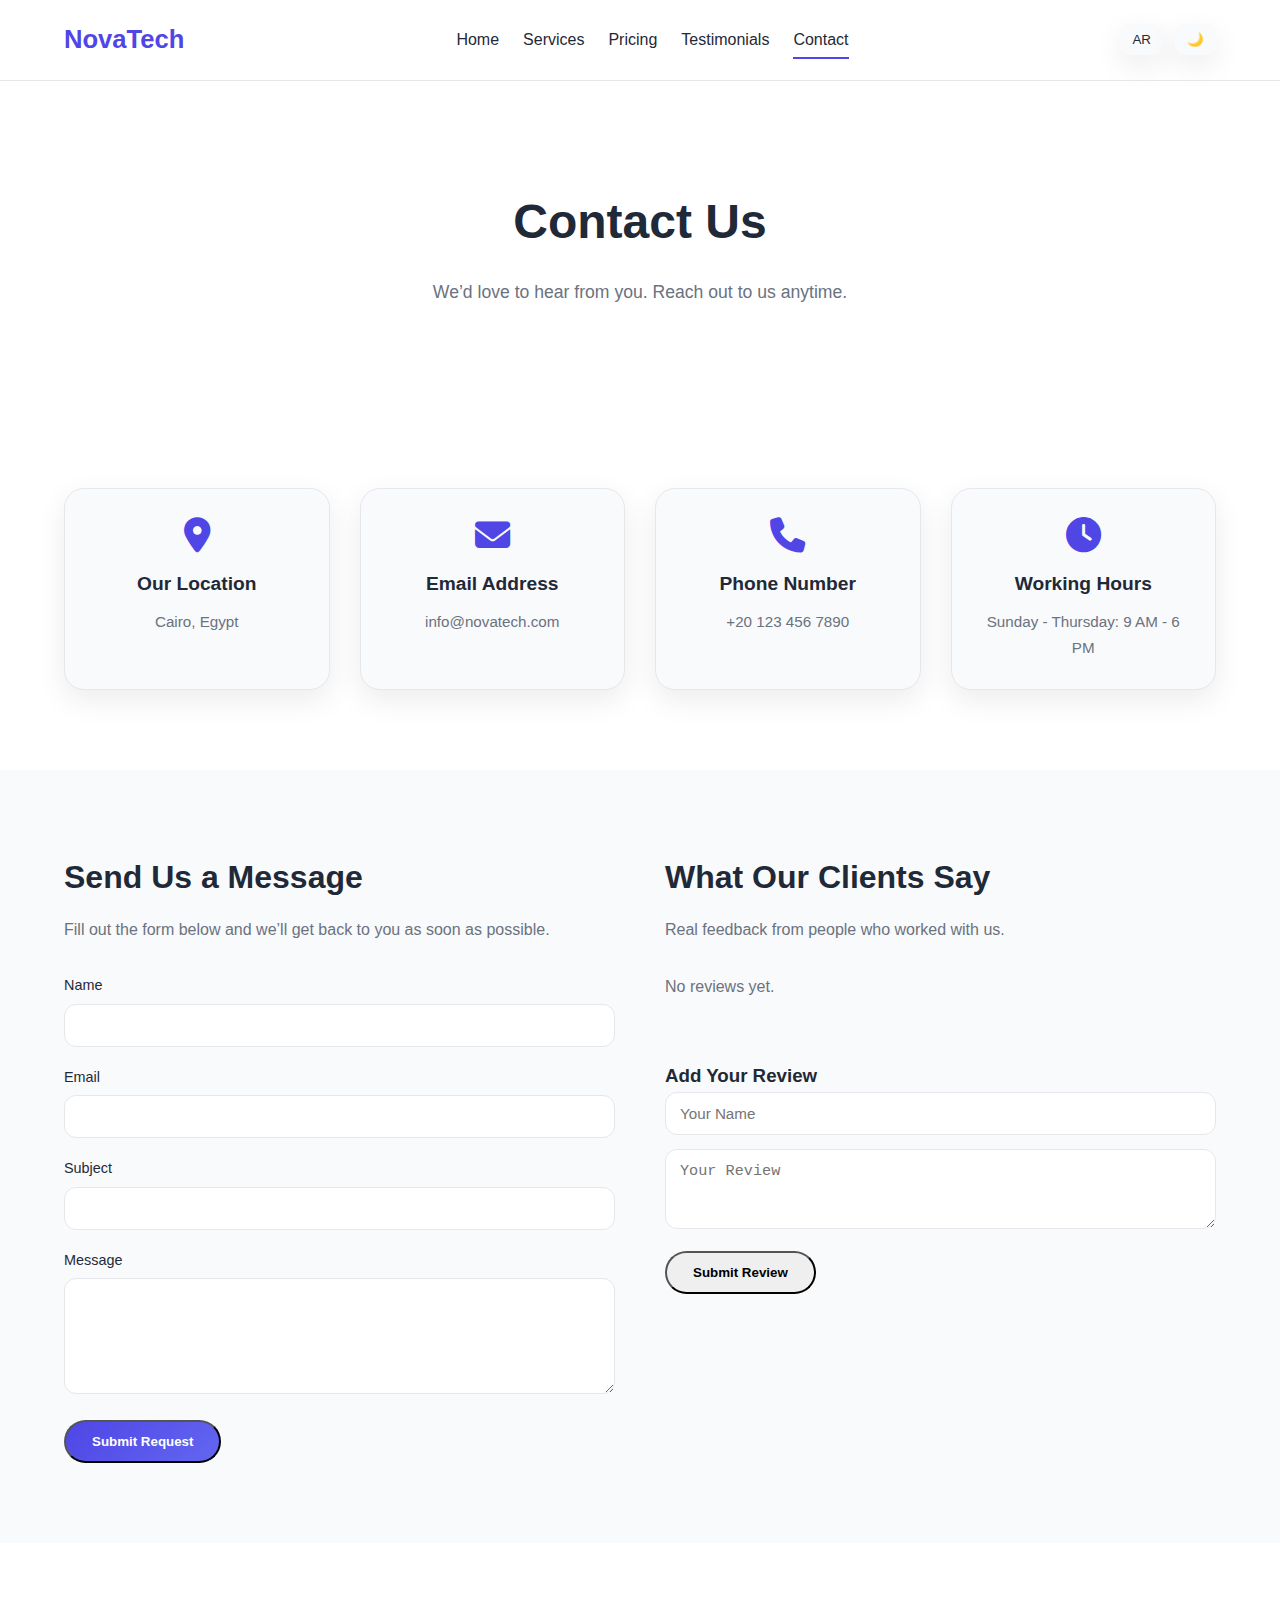
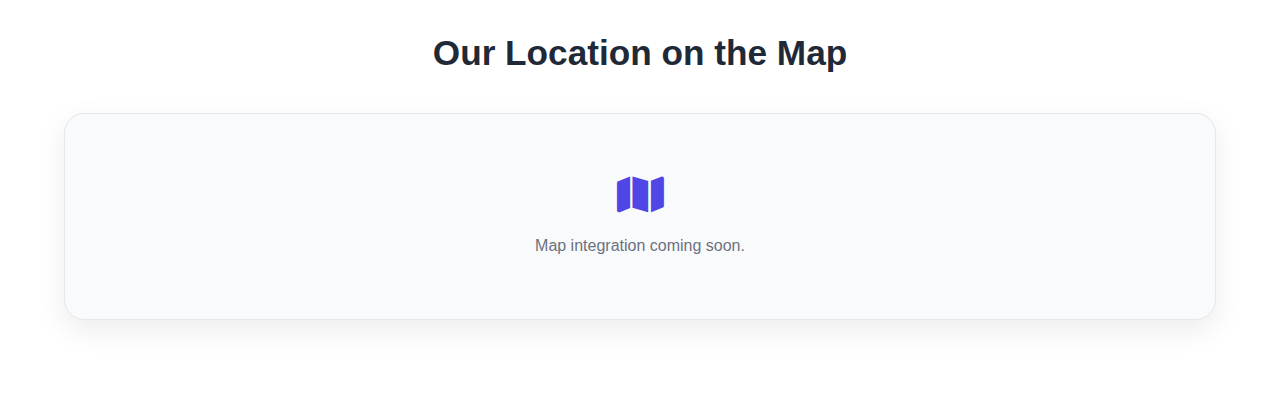
<file: pages/contact.html>
<!DOCTYPE html>
<html lang="en" data-theme="light">
<head>
  <meta charset="UTF-8">
  <title>NovaTech | Contact</title>
  <meta name="viewport" content="width=device-width, initial-scale=1.0">
  <link rel="stylesheet" href="../css/main.css">
  <link rel="stylesheet" href="../css/contact.css">
  <link rel="stylesheet" href="https://cdnjs.cloudflare.com/ajax/libs/font-awesome/6.4.0/css/all.min.css">
</head>
<body>

<header class="navbar">
  <div class="container nav-content">
    <h2 class="logo">NovaTech</h2>
    <nav class="nav-links" id="navLinks">
      <a href="../index.html" data-i18n="home">Home</a>
      <a href="services.html" data-i18n="services">Services</a>
      <a href="pricing.html" data-i18n="pricing">Pricing</a>
      <a href="testimonials.html" data-i18n="testimonials">Testimonials</a>
      <a href="contact.html" class="active" data-i18n="contact">Contact</a>
    </nav>
    <div class="nav-actions">
      <button id="langToggle">🌐</button>
      <button id="themeToggle">🌙</button>
      <button id="menuToggle" class="menu-btn"><i class="fas fa-bars"></i></button>
    </div>
  </div>
</header>

<!-- ===== HERO ===== -->
<section class="contact-hero">
  <div class="container">
    <h1 data-i18n="contact_title"></h1>
    <p data-i18n="contact_desc"></p>
  </div>
</section>

<!-- ===== CONTACT INFO ===== -->
<section class="contact-info">
  <div class="container info-grid">
    <div class="info-card">
      <i class="fas fa-map-marker-alt"></i>
      <h3 data-i18n="contact_location_title"></h3>
      <p data-i18n="contact_location_desc"></p>
    </div>
    <div class="info-card">
      <i class="fas fa-envelope"></i>
      <h3 data-i18n="contact_email_title"></h3>
      <p data-i18n="contact_email_desc"></p>
    </div>
    <div class="info-card">
      <i class="fas fa-phone"></i>
      <h3 data-i18n="contact_phone_title"></h3>
      <p data-i18n="contact_phone_desc"></p>
    </div>
    <div class="info-card">
      <i class="fas fa-clock"></i>
      <h3 data-i18n="contact_hours_title"></h3>
      <p data-i18n="contact_hours_desc"></p>
    </div>
  </div>
</section>

<!-- ===== CONTACT FORM ===== -->
<section class="contact-form-section">
  <div class="container form-grid">
    <div class="form-left">
      <h2 data-i18n="contact_form_title"></h2>
      <p data-i18n="contact_form_desc"></p>

      <form id="contactForm" class="contact-form">
        <div class="form-group">
          <label for="name" data-i18n="form_name"></label>
          <input type="text" id="name" required>
        </div>

        <div class="form-group">
          <label for="email" data-i18n="form_email"></label>
          <input type="email" id="email" required>
        </div>

        <div class="form-group">
          <label for="subject" data-i18n="form_subject"></label>
          <input type="text" id="subject" required>
        </div>

        <div class="form-group">
          <label for="message" data-i18n="form_message"></label>
          <textarea id="message" rows="5" required></textarea>
        </div>

        <button type="submit" class="btn primary" data-i18n="form_submit"></button>
      </form>
    </div>

    <div class="form-right">
      <h2 data-i18n="contact_testimonials_title"></h2>
      <p data-i18n="contact_testimonials_desc"></p>

      <div id="userReviews" class="user-reviews"></div>

      <h3 data-i18n="add_review_title"></h3>
      <form id="reviewForm" class="review-form">
        <input type="text" id="reviewName" data-i18n-placeholder="review_name_placeholder" required>
        <textarea id="reviewText" data-i18n-placeholder="review_text_placeholder" rows="3" required></textarea>
        <button type="submit" class="btn secondary" data-i18n="review_submit"></button>
      </form>
    </div>
  </div>
</section>

<!-- ===== MAP SECTION ===== -->
<section class="map-section">
  <div class="container">
    <h2 class="section-title" data-i18n="map_title"></h2>
    <div class="map-placeholder">
      <i class="fas fa-map"></i>
      <p data-i18n="map_desc"></p>
    </div>
  </div>
</section>

<script src="../js/main.js"></script>
<script src="../js/contact.js"></script>
</body>
</html>
</file>
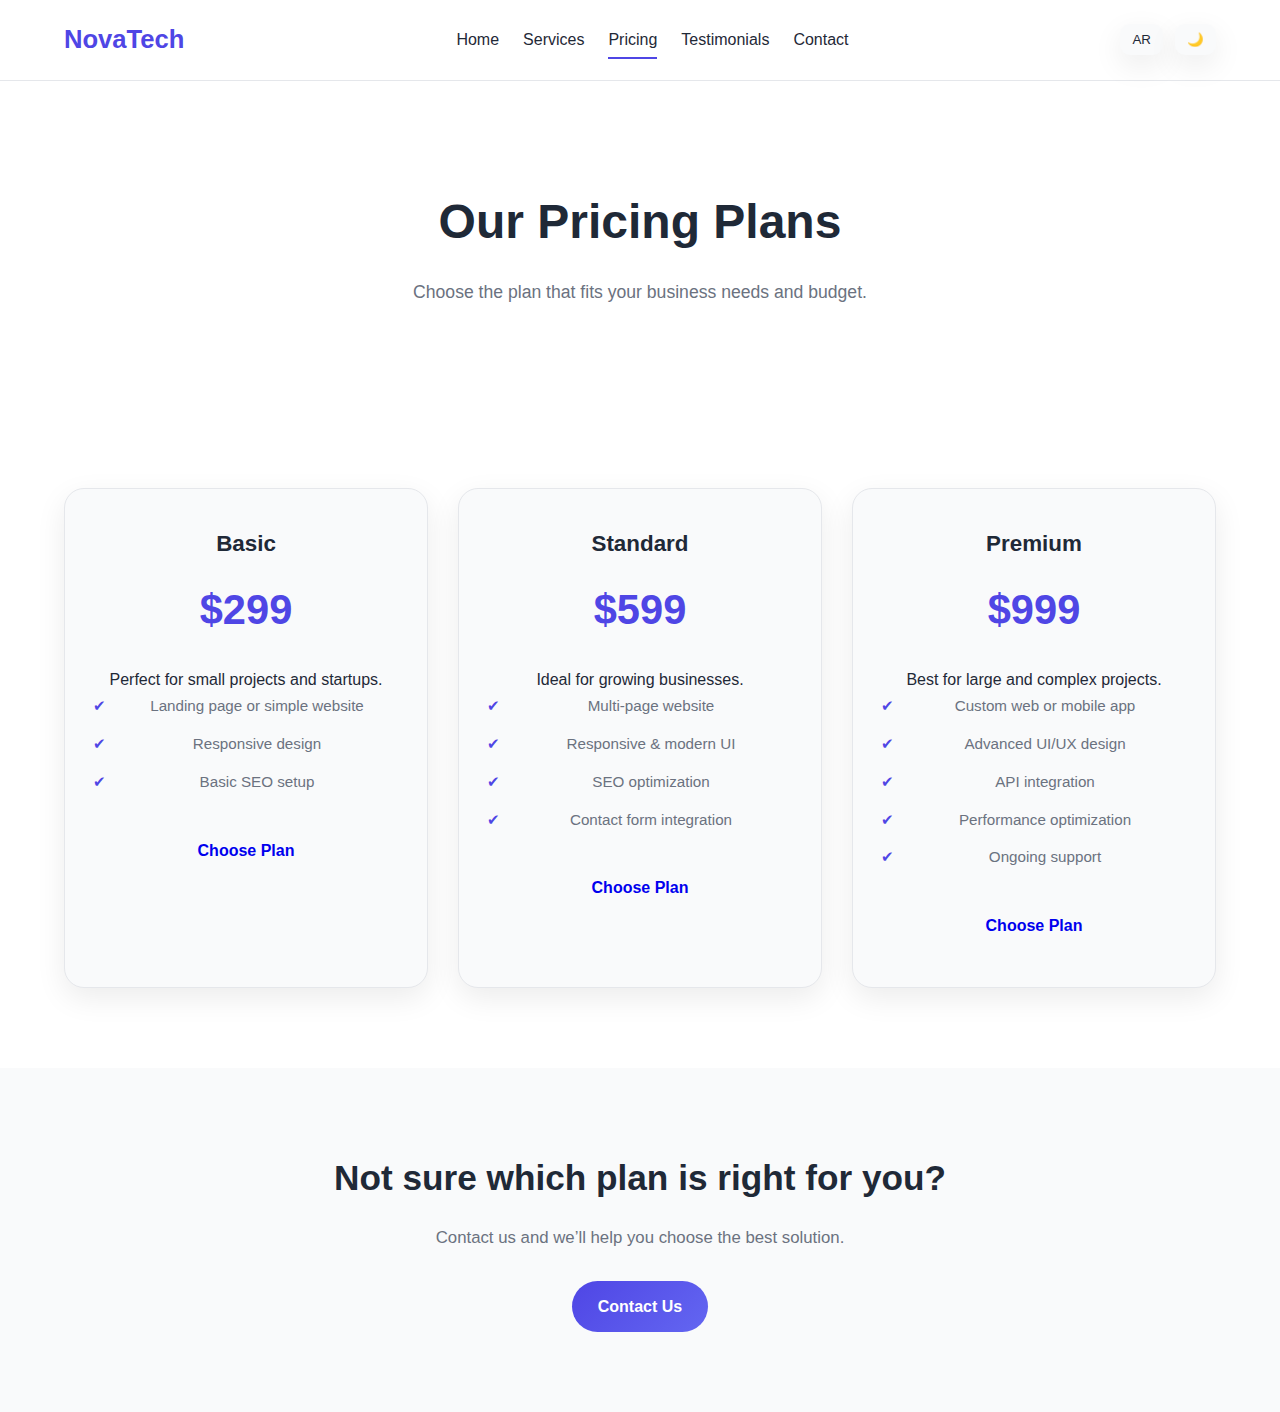
<file: pages/pricing.html>
<!DOCTYPE html>
<html lang="en" data-theme="light">
<head>
  <meta charset="UTF-8">
  <title>NovaTech | Pricing</title>
  <meta name="viewport" content="width=device-width, initial-scale=1.0">
  <link rel="stylesheet" href="../css/main.css">
  <link rel="stylesheet" href="../css/pricing.css">
  <link rel="stylesheet" href="https://cdnjs.cloudflare.com/ajax/libs/font-awesome/6.4.0/css/all.min.css">
</head>
<body>

<header class="navbar">
  <div class="container nav-content">
    <h2 class="logo">NovaTech</h2>
    <nav class="nav-links" id="navLinks">
      <a href="../index.html" data-i18n="home">Home</a>
      <a href="services.html" data-i18n="services">Services</a>
      <a href="pricing.html" class="active" data-i18n="pricing">Pricing</a>
      <a href="testimonials.html" data-i18n="testimonials">Testimonials</a>
      <a href="contact.html" data-i18n="contact">Contact</a>
    </nav>
    <div class="nav-actions">
      <button id="langToggle">🌐</button>
      <button id="themeToggle">🌙</button>
      <button id="menuToggle" class="menu-btn"><i class="fas fa-bars"></i></button>
    </div>
  </div>
</header>

<!-- ===== HERO ===== -->
<section class="pricing-hero">
  <div class="container">
    <h1 data-i18n="pricing_title"></h1>
    <p data-i18n="pricing_desc"></p>
  </div>
</section>

<!-- ===== PRICING CARDS ===== -->
<section class="pricing-section">
  <div class="container pricing-grid" id="pricingGrid"></div>
</section>

<!-- ===== CTA ===== -->
<section class="pricing-cta">
  <div class="container">
    <h2 data-i18n="pricing_cta_title"></h2>
    <p data-i18n="pricing_cta_desc"></p>
    <a href="contact.html" class="btn primary" data-i18n="pricing_cta_btn"></a>
  </div>
</section>

<script src="../js/main.js"></script>
<script src="../js/pricing.js"></script>
</body>
</html>
</file>
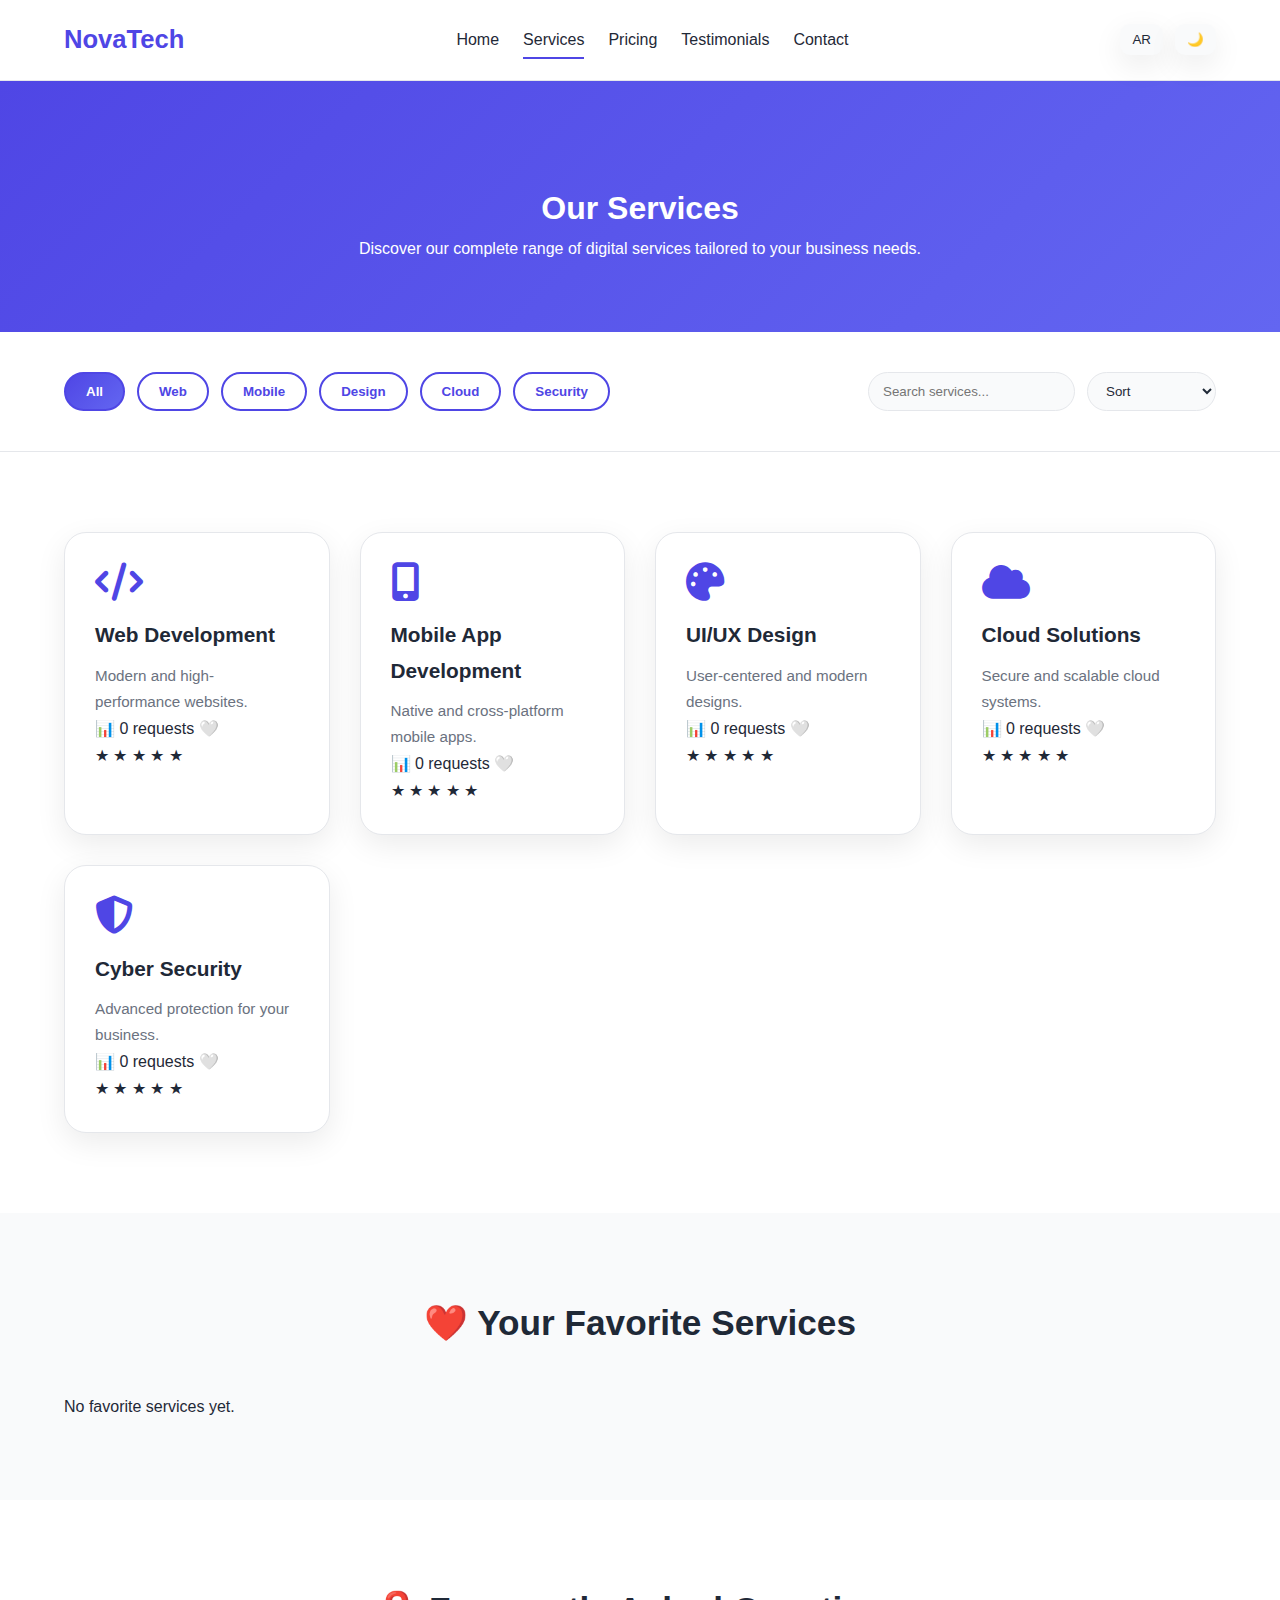
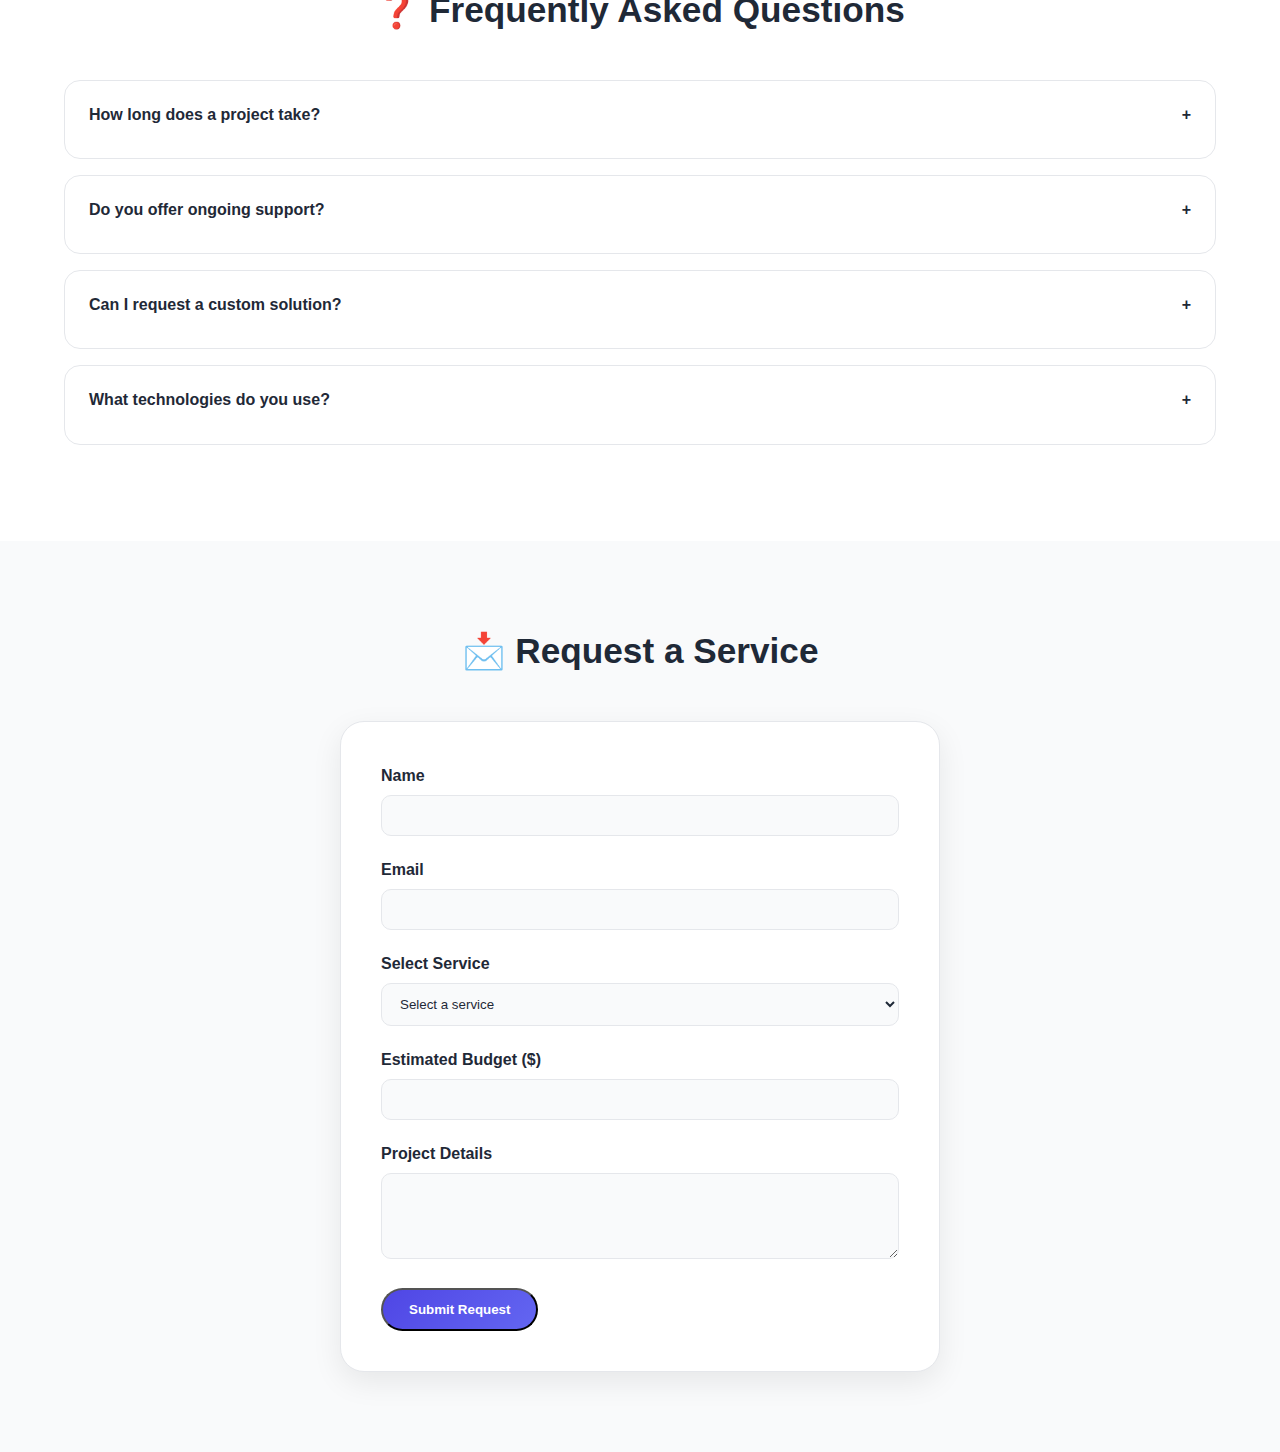
<file: pages/services.html>
<!DOCTYPE html>
<html lang="en" data-theme="light">
<head>
  <meta charset="UTF-8">
  <title>NovaTech | Services</title>
  <meta name="viewport" content="width=device-width, initial-scale=1.0">
  <link rel="stylesheet" href="../css/main.css">
  <link rel="stylesheet" href="../css/services.css">
  <link rel="stylesheet" href="https://cdnjs.cloudflare.com/ajax/libs/font-awesome/6.4.0/css/all.min.css">
</head>
<body>

<header class="navbar">
  <div class="container nav-content">
    <h2 class="logo">NovaTech</h2>
    <nav class="nav-links" id="navLinks">
      <a href="../index.html" data-i18n="home">Home</a>
      <a href="services.html" class="active" data-i18n="services">Services</a>
      <a href="pricing.html" data-i18n="pricing">Pricing</a>
      <a href="testimonials.html" data-i18n="testimonials">Testimonials</a>
      <a href="contact.html" data-i18n="contact">Contact</a>
    </nav>
    <div class="nav-actions">
      <button id="langToggle">🌐</button>
      <button id="themeToggle">🌙</button>
      <button id="menuToggle" class="menu-btn"><i class="fas fa-bars"></i></button>
    </div>
  </div>
</header>

<!-- ===== HERO ===== -->
<section class="services-hero">
  <div class="container">
    <h1 data-i18n="services_title"></h1>
    <p data-i18n="services_desc"></p>
  </div>
</section>

<!-- ===== CONTROLS ===== -->
<section class="services-controls">
  <div class="container controls-content">
    <div class="tabs">
      <button class="tab active" data-category="all" data-i18n="filter_all"></button>
      <button class="tab" data-category="web" data-i18n="filter_web"></button>
      <button class="tab" data-category="mobile" data-i18n="filter_mobile"></button>
      <button class="tab" data-category="design" data-i18n="filter_design"></button>
      <button class="tab" data-category="cloud" data-i18n="filter_cloud"></button>
      <button class="tab" data-category="security" data-i18n="filter_security"></button>
    </div>

    <div class="search-filter">
      <input type="text" id="serviceSearch" data-i18n-placeholder="search_services">
      <select id="serviceSort">
        <option value="default" data-i18n="sort"></option>
        <option value="name" data-i18n="sort_name"></option>
        <option value="popular" data-i18n="sort_popular"></option>
      </select>
    </div>
  </div>
</section>

<!-- ===== SERVICES GRID ===== -->
<section class="services-section">
  <div class="container">
    <div class="services-grid" id="servicesGrid"></div>
  </div>
</section>

<!-- ===== MODAL ===== -->
<div id="modal" class="modal">
  <div class="modal-content">
    <span id="closeModal" class="close">&times;</span>
    <div id="modalBody"></div>
  </div>
</div>

<!-- ===== FAVORITES SECTION ===== -->
<section class="favorites-section">
  <div class="container">
    <h2 class="section-title" data-i18n="favorites_title">❤️ Your Favorite Services</h2>
    <div id="favoritesGrid" class="services-grid"></div>
  </div>
</section>

<!-- ===== FAQ SECTION ===== -->
<section class="faq-section">
  <div class="container">
    <h2 class="section-title" data-i18n="faq_title">❓ Frequently Asked Questions</h2>
    <div class="faq-list" id="faqList"></div>
  </div>
</section>

<!-- ===== SERVICE REQUEST FORM ===== -->
<section class="request-section">
  <div class="container">
    <h2 class="section-title" data-i18n="request_title">📩 Request a Service</h2>
    <form id="serviceForm" class="service-form">
      <div class="form-group">
        <label for="clientName" data-i18n="form_name">Name</label>
        <input type="text" id="clientName" required>
      </div>
      <div class="form-group">
        <label for="clientEmail" data-i18n="form_email">Email</label>
        <input type="email" id="clientEmail" required>
      </div>
      <div class="form-group">
        <label for="serviceSelect" data-i18n="form_service">Select Service</label>
        <select id="serviceSelect" required></select>
      </div>
      <div class="form-group">
        <label for="budget" data-i18n="form_budget">Estimated Budget ($)</label>
        <input type="number" id="budget" required>
      </div>
      <div class="form-group">
        <label for="details" data-i18n="form_details">Project Details</label>
        <textarea id="details" rows="4" required></textarea>
      </div>
      <button type="submit" class="btn primary" data-i18n="form_submit">Submit Request</button>
    </form>
  </div>
</section>

<script src="../js/main.js"></script>
<script src="../js/services.js"></script>
</body>
</html>
</file>
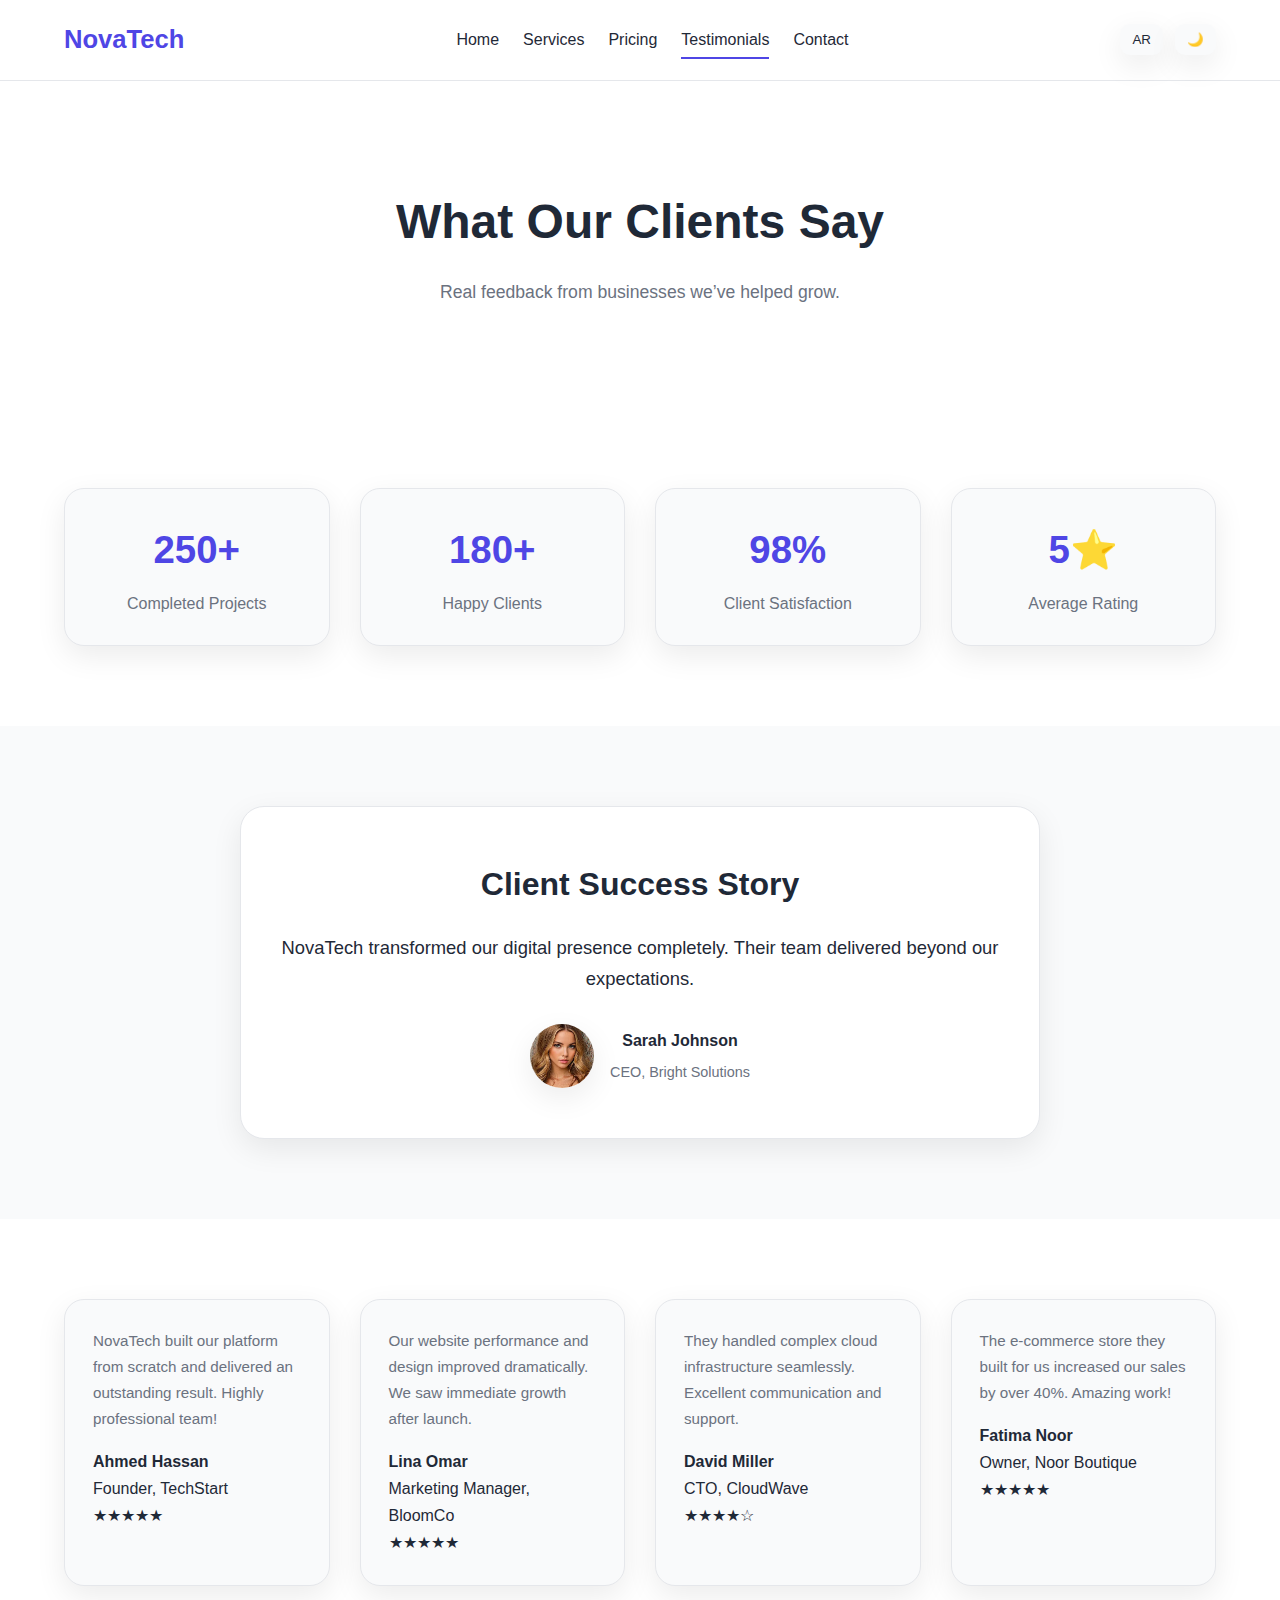
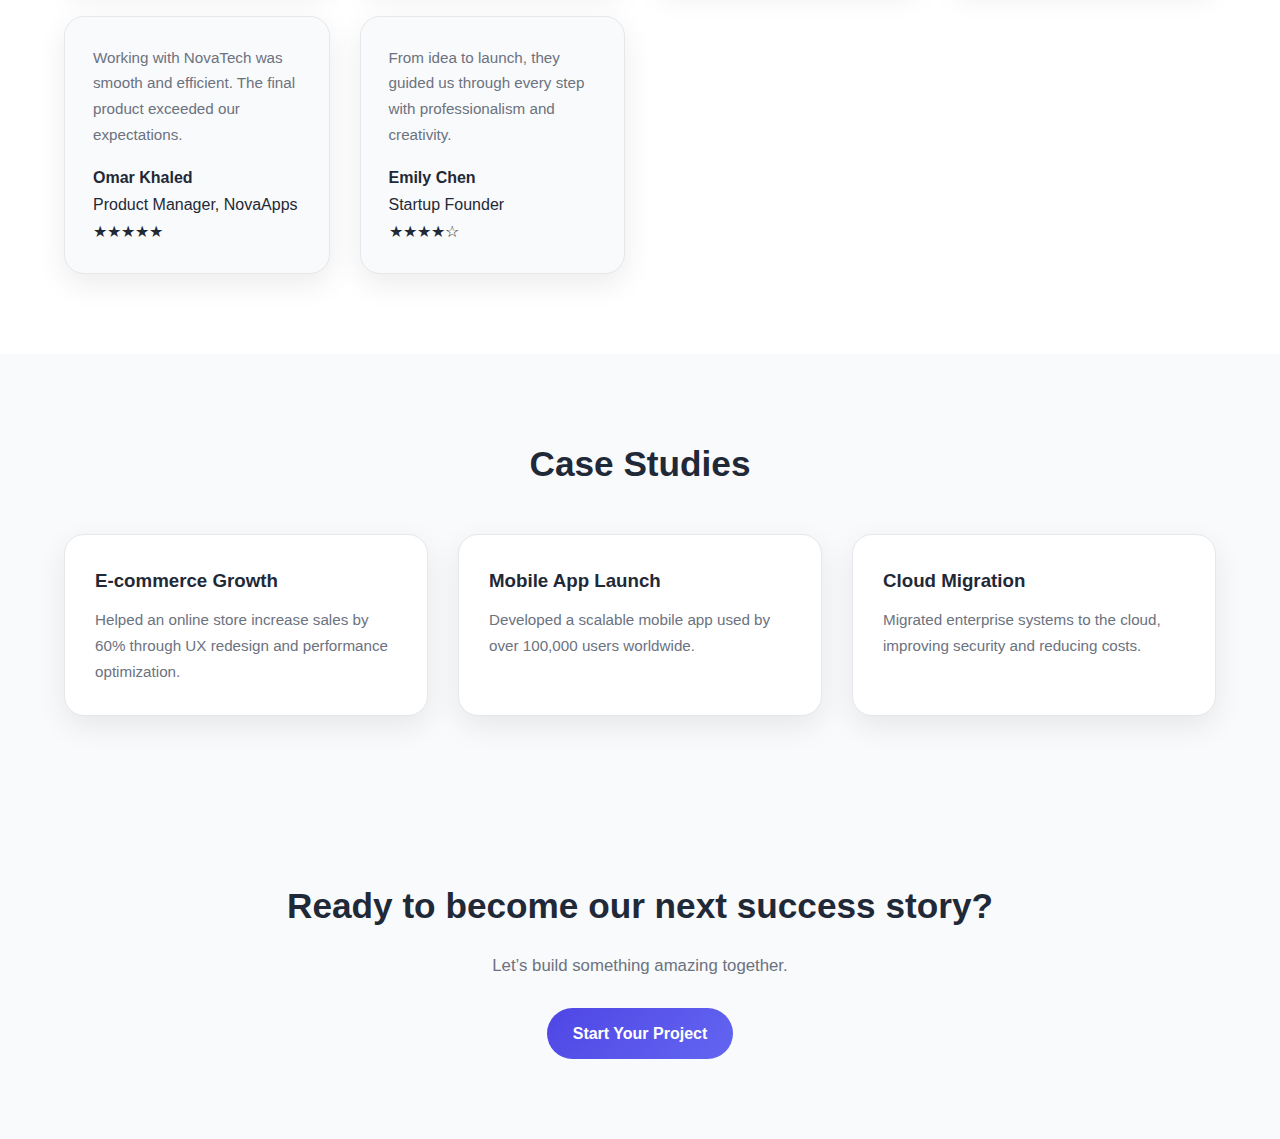
<file: pages/testimonials.html>
<!DOCTYPE html>
<html lang="en" data-theme="light">
<head>
  <meta charset="UTF-8">
  <title>NovaTech | Testimonials</title>
  <meta name="viewport" content="width=device-width, initial-scale=1.0">
  <link rel="stylesheet" href="../css/main.css">
  <link rel="stylesheet" href="../css/testimonials.css">
  <link rel="stylesheet" href="https://cdnjs.cloudflare.com/ajax/libs/font-awesome/6.4.0/css/all.min.css">
</head>
<body>

<header class="navbar">
  <div class="container nav-content">
    <h2 class="logo">NovaTech</h2>
    <nav class="nav-links" id="navLinks">
      <a href="../index.html" data-i18n="home">Home</a>
      <a href="services.html" data-i18n="services">Services</a>
      <a href="pricing.html" data-i18n="pricing">Pricing</a>
      <a href="testimonials.html" class="active" data-i18n="testimonials">Testimonials</a>
      <a href="contact.html" data-i18n="contact">Contact</a>
    </nav>
    <div class="nav-actions">
      <button id="langToggle">🌐</button>
      <button id="themeToggle">🌙</button>
      <button id="menuToggle" class="menu-btn"><i class="fas fa-bars"></i></button>
    </div>
  </div>
</header>

<!-- ===== HERO ===== -->
<section class="testimonials-hero">
  <div class="container">
    <h1 data-i18n="testimonials_title"></h1>
    <p data-i18n="testimonials_desc"></p>
  </div>
</section>

<!-- ===== STATS ===== -->
<section class="testimonials-stats">
  <div class="container stats-grid">
    <div class="stat-box">
      <h3>250+</h3>
      <p data-i18n="stats_projects"></p>
    </div>
    <div class="stat-box">
      <h3>180+</h3>
      <p data-i18n="stats_clients"></p>
    </div>
    <div class="stat-box">
      <h3>98%</h3>
      <p data-i18n="stats_satisfaction"></p>
    </div>
    <div class="stat-box">
      <h3>5⭐</h3>
      <p data-i18n="stats_rating"></p>
    </div>
  </div>
</section>

<!-- ===== FEATURED TESTIMONIAL ===== -->
<section class="featured-testimonial">
  <div class="container featured-box">
    <div class="featured-content">
      <h2 data-i18n="featured_title"></h2>
      <p class="quote" data-i18n="featured_quote"></p>
      <div class="client-info">
        <img src="../image/client.webp" alt="Client">
        <div>
          <h4 data-i18n="featured_name"></h4>
          <span data-i18n="featured_role"></span>
        </div>
      </div>
    </div>
  </div>
</section>

<!-- ===== TESTIMONIALS GRID ===== -->
<section class="testimonials-section">
  <div class="container testimonials-grid" id="testimonialsGrid"></div>
</section>

<!-- ===== CASE STUDIES ===== -->
<section class="case-studies">
  <div class="container">
    <h2 class="section-title" data-i18n="case_title"></h2>
    <div class="case-grid">
      <div class="case-card">
        <h3 data-i18n="case1_title"></h3>
        <p data-i18n="case1_desc"></p>
      </div>
      <div class="case-card">
        <h3 data-i18n="case2_title"></h3>
        <p data-i18n="case2_desc"></p>
      </div>
      <div class="case-card">
        <h3 data-i18n="case3_title"></h3>
        <p data-i18n="case3_desc"></p>
      </div>
    </div>
  </div>
</section>

<!-- ===== CTA ===== -->
<section class="testimonials-cta">
  <div class="container">
    <h2 data-i18n="testimonials_cta_title"></h2>
    <p data-i18n="testimonials_cta_desc"></p>
    <a href="contact.html" class="btn primary" data-i18n="testimonials_cta_btn"></a>
  </div>
</section>

<script src="../js/main.js"></script>
<script src="../js/testimonials.js"></script>
</body>
</html>
</file>
<file: css/main.css>
:root {
  --primary: #4f46e5;
  --secondary: #6366f1;
  --bg: #ffffff;
  --card: #f9fafb;
  --text: #1f2937;
  --muted: #6b7280;
  --border: #e5e7eb;
  --shadow: 0 10px 30px rgba(0, 0, 0, 0.08);
}

[data-theme="dark"] {
  --primary: #818cf8;
  --secondary: #6366f1;
  --bg: #0f172a;
  --card: #1e293b;
  --text: #f8fafc;
  --muted: #cbd5f5;
  --border: #334155;
  --shadow: 0 10px 30px rgba(0, 0, 0, 0.4);
}

* {
  box-sizing: border-box;
  margin: 0;
  padding: 0;
}

html {
  scroll-behavior: smooth;
}

body {
  font-family: "Segoe UI", Tahoma, sans-serif;
  background: var(--bg);
  color: var(--text);
  line-height: 1.7;
  transition: background 0.3s, color 0.3s;
}

.container {
  width: 90%;
  max-width: 1200px;
  margin: auto;
}

/* ================= NAVBAR ================= */
.navbar {
  background: var(--bg);
  border-bottom: 1px solid var(--border);
  position: sticky;
  top: 0;
  z-index: 1000;
}

.nav-content {
  display: flex;
  justify-content: space-between;
  align-items: center;
  padding: 18px 0;
}

.logo {
  font-size: 1.6rem;
  font-weight: bold;
  color: var(--primary);
}

.nav-links {
  display: flex;
  gap: 24px;
}

.nav-links a {
  text-decoration: none;
  color: var(--text);
  font-weight: 500;
  position: relative;
}

.nav-links a.active::after,
.nav-links a:hover::after {
  content: "";
  position: absolute;
  bottom: -6px;
  left: 0;
  width: 100%;
  height: 2px;
  background: var(--primary);
}

.nav-actions {
  display: flex;
  gap: 12px;
}

.nav-actions button {
  border: none;
  background: var(--card);
  color: var(--text);
  padding: 8px 12px;
  border-radius: 10px;
  cursor: pointer;
  box-shadow: var(--shadow);
  transition: 0.3s;
}

.nav-actions button:hover {
  transform: translateY(-2px);
}

/* Mobile Menu */
.menu-btn {
  display: none;
}

@media (max-width: 768px) {
  .nav-links {
    position: fixed;
    top: 0;
    right: -100%;
    width: 70%;
    height: 100vh;
    background: var(--bg);
    flex-direction: column;
    padding: 100px 30px;
    gap: 20px;
    transition: 0.3s;
    box-shadow: var(--shadow);
  }

  [dir="rtl"] .nav-links {
    right: auto;
    left: -100%;
  }

  .nav-links.open {
    right: 0;
  }

  [dir="rtl"] .nav-links.open {
    left: 0;
  }

  .menu-btn {
    display: block;
  }
}

/* ================= BUTTONS ================= */
.btn {
  display: inline-block;
  padding: 12px 26px;
  border-radius: 999px;
  text-decoration: none;
  font-weight: 600;
  transition: 0.3s;
}

.btn.primary {
  background: linear-gradient(135deg, var(--primary), var(--secondary));
  color: white;
}

.btn.primary:hover {
  opacity: 0.9;
  transform: translateY(-2px);
}

.btn.outline {
  border: 2px solid var(--primary);
  color: var(--primary);
}

.btn.outline:hover {
  background: var(--primary);
  color: white;
}

/* ================= SECTIONS ================= */
.section-title {
  font-size: 2.2rem;
  margin-bottom: 40px;
  text-align: center;
}

/* ================= FOOTER ================= */
.footer {
  background: var(--bg);
  border-top: 1px solid var(--border);
  padding: 30px 0;
}

.footer-content {
  display: flex;
  justify-content: space-between;
  align-items: center;
  flex-wrap: wrap;
}

.footer p {
  color: var(--muted);
}

.social-links {
  display: flex;
  gap: 14px;
}

.social-links a {
  color: var(--text);
  font-size: 1.2rem;
  transition: 0.3s;
}

.social-links a:hover {
  color: var(--primary);
}
</file>
<file: css/contact.css>
/* ================= CONTACT HERO ================= */
.contact-hero {
  padding: 100px 0;
  text-align: center;
}

.contact-hero h1 {
  font-size: 3rem;
  margin-bottom: 16px;
}

.contact-hero p {
  color: var(--muted);
  font-size: 1.1rem;
  max-width: 600px;
  margin: auto;
}

/* ================= CONTACT INFO ================= */
.contact-info {
  padding: 80px 0;
}

.info-grid {
  display: grid;
  grid-template-columns: repeat(auto-fit, minmax(220px, 1fr));
  gap: 30px;
}

.info-card {
  background: var(--card);
  border-radius: 20px;
  padding: 28px;
  text-align: center;
  box-shadow: var(--shadow);
  border: 1px solid var(--border);
  transition: 0.3s;
}

.info-card:hover {
  transform: translateY(-8px);
}

.info-card i {
  font-size: 2.2rem;
  color: var(--primary);
  margin-bottom: 16px;
}

.info-card h3 {
  font-size: 1.2rem;
  margin-bottom: 8px;
}

.info-card p {
  color: var(--muted);
  font-size: 0.95rem;
}

/* ================= CONTACT FORM ================= */
.contact-form-section {
  padding: 80px 0;
  background: var(--card);
}

.form-grid {
  display: grid;
  grid-template-columns: repeat(auto-fit, minmax(300px, 1fr));
  gap: 50px;
}

.form-left h2,
.form-right h2 {
  font-size: 2rem;
  margin-bottom: 12px;
}

.form-left p,
.form-right p {
  color: var(--muted);
  margin-bottom: 30px;
  font-size: 1rem;
}

.contact-form .form-group {
  margin-bottom: 18px;
}

.contact-form label {
  display: block;
  font-size: 0.9rem;
  margin-bottom: 6px;
  color: var(--text);
}

.contact-form input,
.contact-form textarea {
  width: 100%;
  padding: 12px 14px;
  border-radius: 12px;
  border: 1px solid var(--border);
  background: var(--bg);
  color: var(--text);
  font-size: 0.95rem;
  transition: 0.3s;
}

.contact-form input:focus,
.contact-form textarea:focus {
  outline: none;
  border-color: var(--primary);
}

/* ================= REVIEWS ================= */
.user-reviews {
  display: flex;
  flex-direction: column;
  gap: 16px;
  margin-bottom: 30px;
}

.user-review {
  background: var(--bg);
  padding: 16px;
  border-radius: 14px;
  box-shadow: var(--shadow);
  border: 1px solid var(--border);
}

.user-review h4 {
  font-size: 0.95rem;
  margin-bottom: 6px;
}

.user-review p {
  font-size: 0.9rem;
  color: var(--muted);
}

.review-form input,
.review-form textarea {
  width: 100%;
  padding: 12px 14px;
  border-radius: 12px;
  border: 1px solid var(--border);
  background: var(--bg);
  color: var(--text);
  font-size: 0.95rem;
  margin-bottom: 14px;
  transition: 0.3s;
}

.review-form input:focus,
.review-form textarea:focus {
  outline: none;
  border-color: var(--primary);
}

/* ================= MAP SECTION ================= */
.map-section {
  padding: 80px 0;
}

.map-section .section-title {
  text-align: center;
  margin-bottom: 30px;
}

.map-placeholder {
  background: var(--card);
  border-radius: 20px;
  padding: 60px 20px;
  text-align: center;
  box-shadow: var(--shadow);
  border: 1px solid var(--border);
}

.map-placeholder i {
  font-size: 2.6rem;
  color: var(--primary);
  margin-bottom: 16px;
}

.map-placeholder p {
  color: var(--muted);
  font-size: 1rem;
}

/* ================= RESPONSIVE ================= */
@media (max-width: 768px) {
  .contact-hero h1 {
    font-size: 2.2rem;
  }
}
</file>
<file: css/pricing.css>
/* ================= PRICING HERO ================= */
.pricing-hero {
  padding: 100px 0;
  text-align: center;
}

.pricing-hero h1 {
  font-size: 3rem;
  margin-bottom: 16px;
}

.pricing-hero p {
  color: var(--muted);
  font-size: 1.1rem;
  max-width: 600px;
  margin: auto;
}

/* ================= PRICING SECTION ================= */
.pricing-section {
  padding: 80px 0;
}

.pricing-grid {
  display: grid;
  grid-template-columns: repeat(auto-fit, minmax(260px, 1fr));
  gap: 30px;
}

.pricing-card {
  background: var(--card);
  border-radius: 20px;
  padding: 36px 28px;
  text-align: center;
  border: 1px solid var(--border);
  box-shadow: var(--shadow);
  transition: 0.3s;
  position: relative;
}

.pricing-card:hover {
  transform: translateY(-10px);
}

.pricing-card.featured {
  border: 2px solid var(--primary);
  transform: scale(1.03);
}

.pricing-card h3 {
  font-size: 1.4rem;
  margin-bottom: 12px;
}

.pricing-card .price {
  font-size: 2.6rem;
  font-weight: 800;
  color: var(--primary);
  margin-bottom: 20px;
}

.pricing-card ul {
  list-style: none;
  padding: 0;
  margin-bottom: 30px;
}

.pricing-card ul li {
  color: var(--muted);
  font-size: 0.95rem;
  margin-bottom: 12px;
  position: relative;
  padding-left: 22px;
}

.pricing-card ul li::before {
  content: "✔";
  position: absolute;
  left: 0;
  color: var(--primary);
}

/* ================= BADGE ================= */
.badge {
  position: absolute;
  top: -14px;
  right: 20px;
  background: var(--primary);
  color: white;
  padding: 6px 14px;
  font-size: 0.75rem;
  border-radius: 999px;
  font-weight: 600;
}

/* ================= CTA ================= */
.pricing-cta {
  padding: 80px 0;
  background: var(--card);
  text-align: center;
}

.pricing-cta h2 {
  font-size: 2.2rem;
  margin-bottom: 16px;
}

.pricing-cta p {
  color: var(--muted);
  font-size: 1.05rem;
  margin-bottom: 28px;
}

/* ================= RESPONSIVE ================= */
@media (max-width: 768px) {
  .pricing-hero h1 {
    font-size: 2.2rem;
  }
}
</file>
<file: css/services.css>
.services-hero {
  padding: 100px 0 70px;
  background: linear-gradient(135deg, var(--primary), var(--secondary));
  color: white;
  text-align: center;
}

.services-controls {
  padding: 40px 0;
  border-bottom: 1px solid var(--border);
}

.controls-content {
  display: flex;
  flex-wrap: wrap;
  gap: 20px;
  justify-content: space-between;
  align-items: center;
}

.tabs {
  display: flex;
  flex-wrap: wrap;
  gap: 12px;
}

.tab {
  padding: 10px 20px;
  border-radius: 999px;
  border: 2px solid var(--primary);
  background: transparent;
  color: var(--primary);
  font-weight: 600;
  cursor: pointer;
  transition: 0.3s;
}

.tab.active,
.tab:hover {
  background: linear-gradient(135deg, var(--primary), var(--secondary));
  color: white;
}

.search-filter {
  display: flex;
  gap: 12px;
}

.search-filter input,
.search-filter select {
  padding: 10px 14px;
  border-radius: 999px;
  border: 1px solid var(--border);
  background: var(--card);
  color: var(--text);
}

.services-section {
  padding: 80px 0;
}

.services-grid {
  display: grid;
  grid-template-columns: repeat(auto-fit, minmax(260px, 1fr));
  gap: 30px;
}

.service-card {
  background: var(--bg);
  border-radius: 22px;
  padding: 30px;
  border: 1px solid var(--border);
  box-shadow: var(--shadow);
  transition: 0.35s;
  cursor: pointer;
}

.service-card:hover {
  transform: translateY(-10px);
}

.service-card i {
  font-size: 2.4rem;
  color: var(--primary);
  margin-bottom: 16px;
}

.service-card h4 {
  font-size: 1.3rem;
  margin-bottom: 10px;
}

.service-card p {
  color: var(--muted);
  font-size: 0.95rem;
}

/* Modal */
.modal {
  position: fixed;
  inset: 0;
  background: rgba(0,0,0,0.5);
  display: none;
  align-items: center;
  justify-content: center;
  z-index: 2000;
}

.modal.show {
  display: flex;
}

.modal-content {
  background: var(--bg);
  padding: 30px;
  border-radius: 20px;
  max-width: 500px;
  width: 90%;
  box-shadow: var(--shadow);
  position: relative;
}

.close {
  position: absolute;
  top: 14px;
  right: 18px;
  font-size: 1.4rem;
  cursor: pointer;
}

/* ===== Favorites ===== */
.favorites-section {
  padding: 80px 0;
  background: var(--card);
}

/* ===== FAQ ===== */
.faq-section {
  padding: 80px 0;
}

.faq-item {
  background: var(--bg);
  border: 1px solid var(--border);
  border-radius: 16px;
  padding: 20px 24px;
  margin-bottom: 16px;
  cursor: pointer;
  transition: 0.3s;
}

.faq-item:hover {
  background: var(--card);
}

.faq-question {
  font-weight: 600;
  display: flex;
  justify-content: space-between;
  align-items: center;
}

.faq-answer {
  max-height: 0;
  overflow: hidden;
  transition: max-height 0.3s ease;
  margin-top: 10px;
  color: var(--muted);
}

.faq-item.active .faq-answer {
  max-height: 200px;
}

/* ===== Form ===== */
.request-section {
  padding: 80px 0;
  background: var(--card);
}

.service-form {
  max-width: 600px;
  margin: auto;
  background: var(--bg);
  padding: 40px;
  border-radius: 24px;
  border: 1px solid var(--border);
  box-shadow: var(--shadow);
}

.form-group {
  margin-bottom: 20px;
}

.form-group label {
  display: block;
  margin-bottom: 6px;
  font-weight: 600;
}

.form-group input,
.form-group textarea,
.form-group select {
  width: 100%;
  padding: 12px 14px;
  border-radius: 10px;
  border: 1px solid var(--border);
  background: var(--card);
  color: var(--text);
}

.form-group input:focus,
.form-group textarea:focus,
.form-group select:focus {
  outline: none;
  border-color: var(--primary);
}

/* ===== Toast ===== */
.toast {
  position: fixed;
  bottom: 30px;
  right: 30px;
  background: linear-gradient(135deg, var(--primary), var(--secondary));
  color: white;
  padding: 14px 22px;
  border-radius: 999px;
  box-shadow: var(--shadow);
  opacity: 0;
  pointer-events: none;
  transition: 0.3s;
  z-index: 3000;
}

.toast.show {
  opacity: 1;
  pointer-events: auto;
}
</file>
<file: css/testimonials.css>
/* ================= TESTIMONIALS HERO ================= */
.testimonials-hero {
  padding: 100px 0;
  text-align: center;
}

.testimonials-hero h1 {
  font-size: 3rem;
  margin-bottom: 16px;
}

.testimonials-hero p {
  color: var(--muted);
  font-size: 1.1rem;
  max-width: 600px;
  margin: auto;
}

/* ================= STATS ================= */
.testimonials-stats {
  padding: 80px 0;
}

.stats-grid {
  display: grid;
  grid-template-columns: repeat(auto-fit, minmax(180px, 1fr));
  gap: 30px;
  text-align: center;
}

.stat-box {
  background: var(--card);
  border-radius: 20px;
  padding: 28px;
  box-shadow: var(--shadow);
  border: 1px solid var(--border);
}

.stat-box h3 {
  font-size: 2.4rem;
  color: var(--primary);
  margin-bottom: 8px;
}

.stat-box p {
  color: var(--muted);
  font-weight: 500;
}

/* ================= FEATURED TESTIMONIAL ================= */
.featured-testimonial {
  padding: 80px 0;
  background: var(--card);
}

.featured-box {
  max-width: 800px;
  margin: auto;
}

.featured-content {
  background: var(--bg);
  border-radius: 24px;
  padding: 50px 40px;
  box-shadow: var(--shadow);
  border: 1px solid var(--border);
  text-align: center;
}

.featured-content h2 {
  font-size: 2rem;
  margin-bottom: 20px;
}

.featured-content .quote {
  font-size: 1.15rem;
  color: var(--text);
  margin-bottom: 30px;
}

.client-info {
  display: flex;
  justify-content: center;
  align-items: center;
  gap: 16px;
}

.client-info img {
  width: 64px;
  height: 64px;
  border-radius: 50%;
  object-fit: cover;
  box-shadow: var(--shadow);
}

.client-info h4 {
  margin-bottom: 4px;
}

.client-info span {
  font-size: 0.9rem;
  color: var(--muted);
}

/* ================= TESTIMONIALS GRID ================= */
.testimonials-section {
  padding: 80px 0;
}

.testimonials-grid {
  display: grid;
  grid-template-columns: repeat(auto-fit, minmax(260px, 1fr));
  gap: 30px;
}

.testimonial-card {
  background: var(--card);
  border-radius: 20px;
  padding: 28px;
  box-shadow: var(--shadow);
  border: 1px solid var(--border);
  transition: 0.3s;
}

.testimonial-card:hover {
  transform: translateY(-8px);
}

.testimonial-card p {
  color: var(--muted);
  font-size: 0.95rem;
  margin-bottom: 16px;
}

.testimonial-card h4 {
  font-size: 1rem;
}

/* ================= CASE STUDIES ================= */
.case-studies {
  padding: 80px 0;
  background: var(--card);
}

.case-studies .section-title {
  text-align: center;
  margin-bottom: 40px;
}

.case-grid {
  display: grid;
  grid-template-columns: repeat(auto-fit, minmax(240px, 1fr));
  gap: 30px;
}

.case-card {
  background: var(--bg);
  border-radius: 20px;
  padding: 30px;
  box-shadow: var(--shadow);
  border: 1px solid var(--border);
  transition: 0.3s;
}

.case-card:hover {
  transform: translateY(-8px);
}

.case-card h3 {
  margin-bottom: 10px;
}

.case-card p {
  color: var(--muted);
  font-size: 0.95rem;
}

/* ================= CTA ================= */
.testimonials-cta {
  padding: 80px 0;
  background: var(--card);
  text-align: center;
}

.testimonials-cta h2 {
  font-size: 2.2rem;
  margin-bottom: 16px;
}

.testimonials-cta p {
  color: var(--muted);
  font-size: 1.05rem;
  margin-bottom: 28px;
}

/* ================= RESPONSIVE ================= */
@media (max-width: 768px) {
  .testimonials-hero h1 {
    font-size: 2.2rem;
  }
}
</file>
